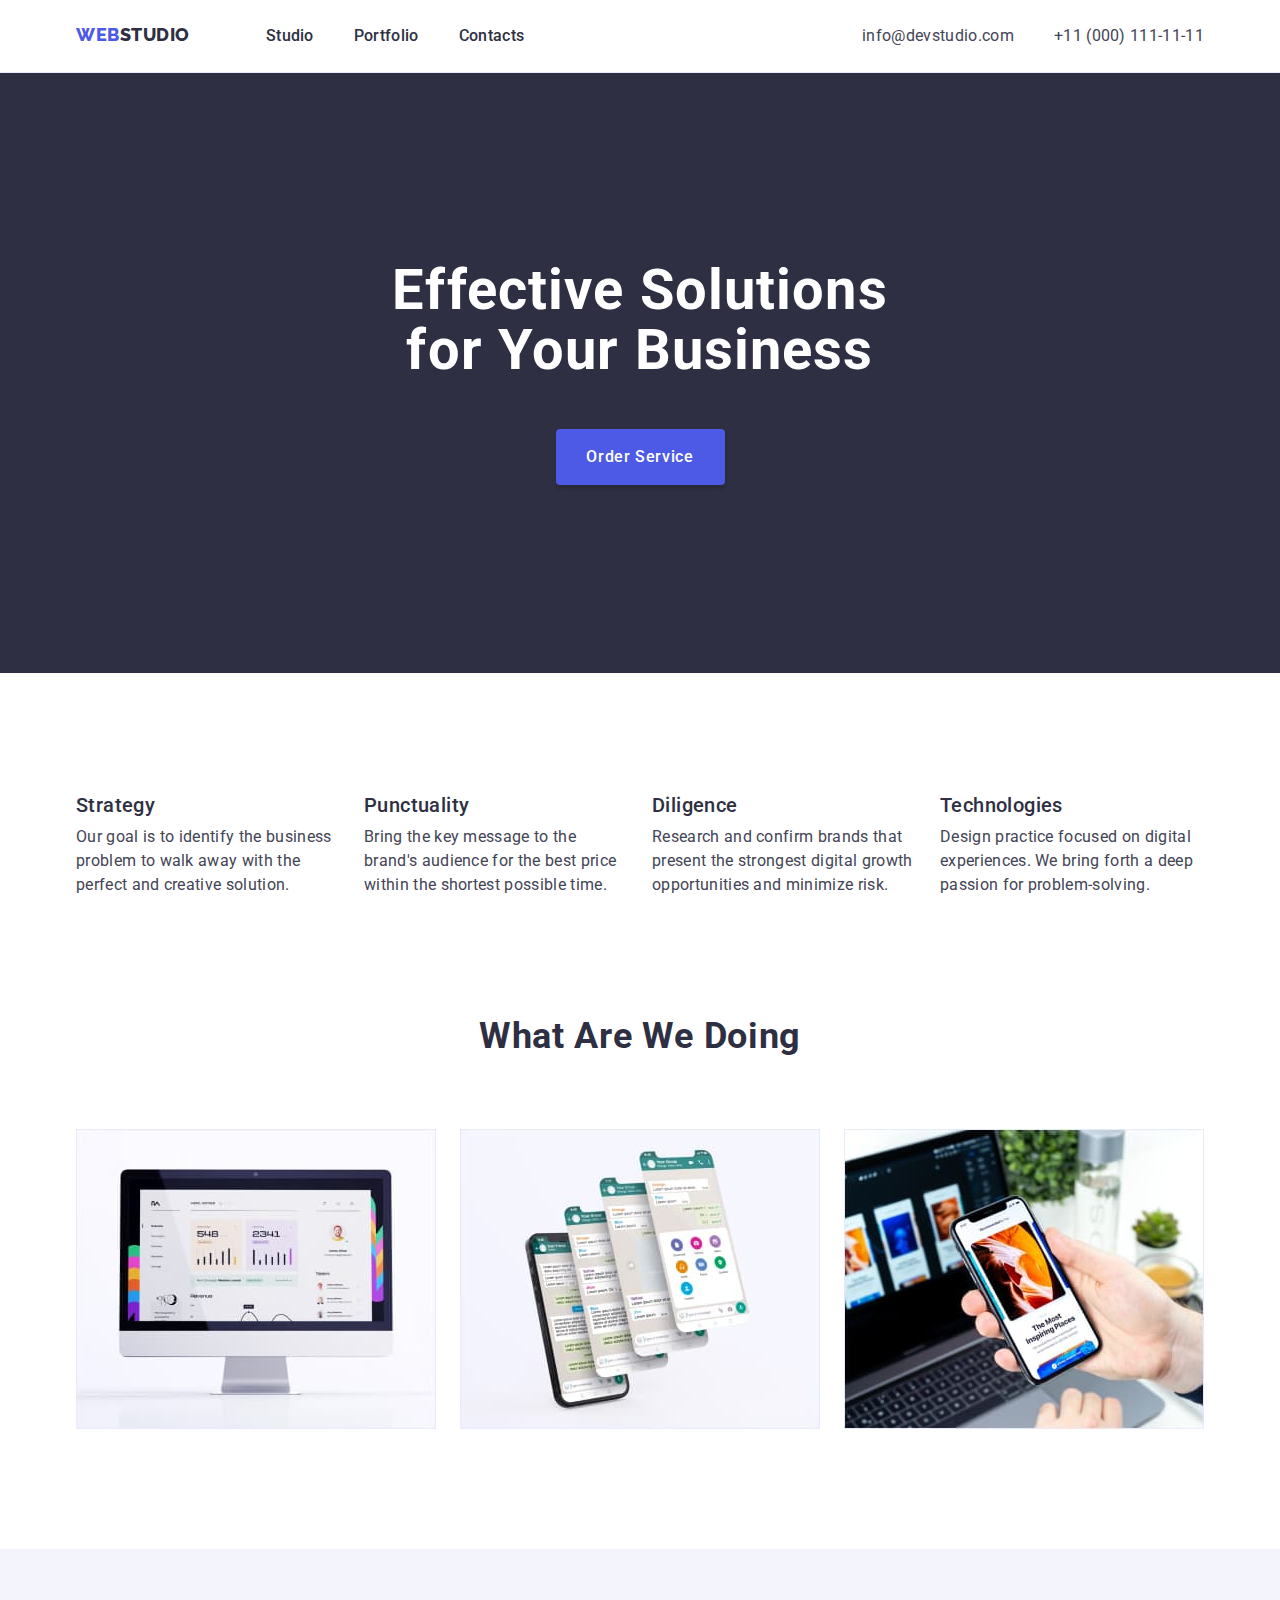
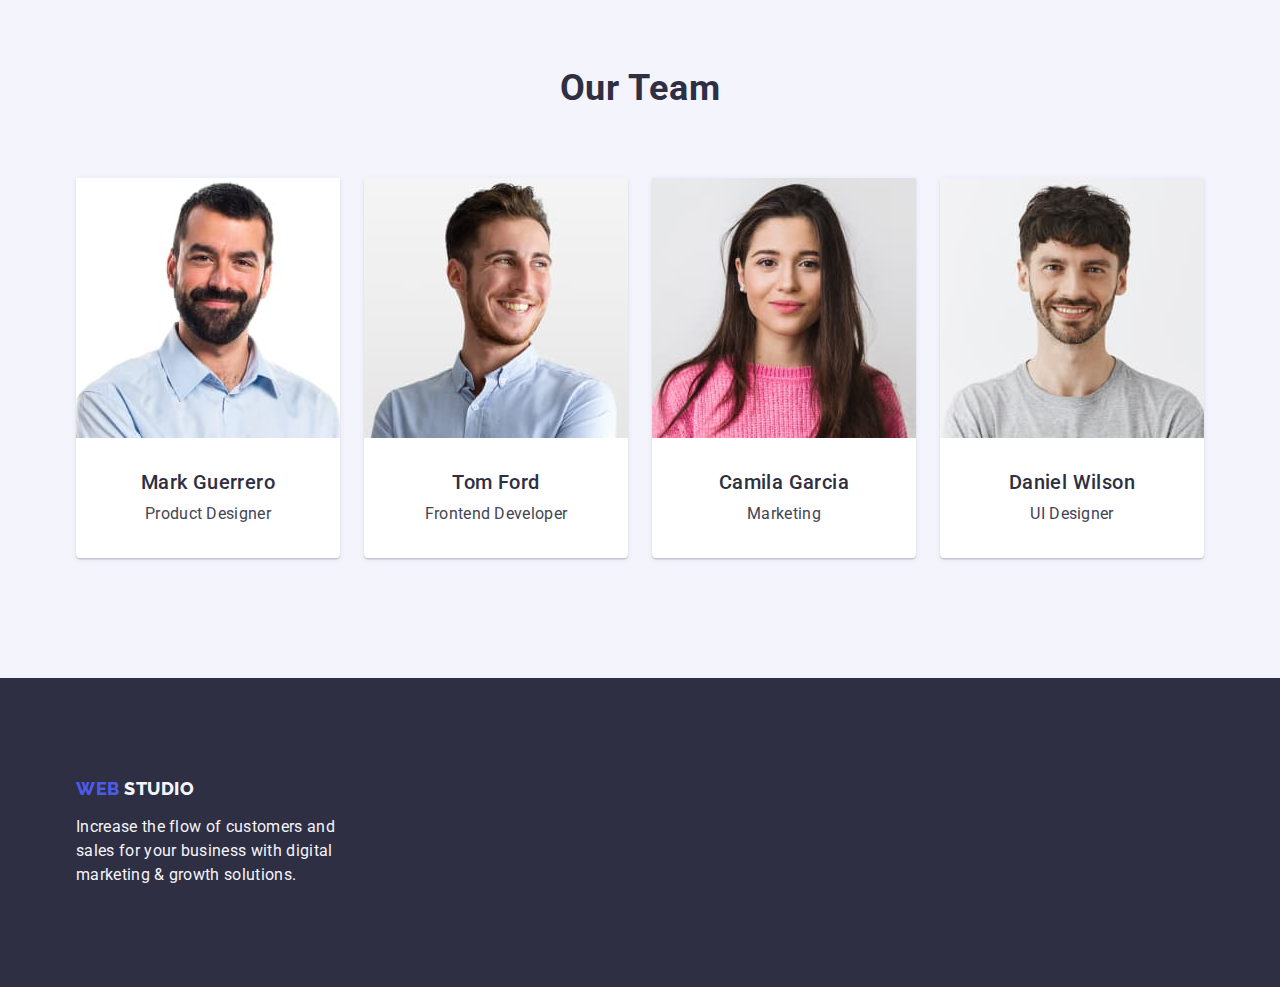
<file: index.html>
<!DOCTYPE html>
<html lang="en">
  <head>
    <meta charset="UTF-8" />
    <meta http-equiv="X-UA-Compatible" content="IE=edge" />
    <meta name="viewport" content="width=device-width, initial-scale=1.0" />
    <title>WebStudio</title>
    <link
      rel="stylesheet"
      href="https://cdn.jsdelivr.net/npm/modern-normalize@1.1.0/modern-normalize.min.css"
    />
    <link rel="preconnect" href="https://fonts.googleapis.com" />
    <link rel="preconnect" href="https://fonts.gstatic.com" crossorigin />
    <link
      href="https://fonts.googleapis.com/css2?family=Raleway:wght@800&family=Roboto:wght@400;500;700;900&display=swap"
      rel="stylesheet"
    />
    <link rel="stylesheet" href="./css/styles.css" />
  </head>
  <body>
    <header class="header-section">
      <div class="container header-box">
        <nav class="navigation">
          <a class="link logotype" href="./index.html"
            >Web<span class="logotype-studio-up">Studio</span></a
          >
          <ul class="navigation-list list">
            <li class="navigation-item">
              <a class="link navigation-link" href="./index.html">Studio</a>
            </li>
            <li class="navigation-item">
              <a class="link navigation-link" href="./portfolio.html"
                >Portfolio</a
              >
            </li>
            <li class="navigation-item">
              <a class="link navigation-link" href="">Contacts</a>
            </li>
          </ul>
        </nav>
        <address class="address">
          <ul class="address-list list">
            <li class="address-item">
              <a class="link address-link" href="mailto:info@devstudio.com"
                >info@devstudio.com</a
              >
            </li>
            <li class="address-item">
              <a class="link address-link" href="tel:+110001111111"
                >+11 (000) 111-11-11</a
              >
            </li>
          </ul>
        </address>
      </div>
    </header>
    <main>
      <section class="hero">
        <div class="container">
          <h1 class="hero-title">Effective Solutions for Your Business</h1>
          <button type="button" class="hero-button">Order Service</button>
        </div>
      </section>
      <section class="values section">
        <div class="container">
          <h2 class="chapter-title visually-hidden">Our values</h2>
          <ul class="values-list list">
            <li class="values-item">
              <h3 class="chapter-subtitle">Strategy</h3>
              <p class="chapter-text">
                Our goal is to identify the business problem to walk away with
                the perfect and creative solution.
              </p>
            </li>
            <li class="values-item">
              <h3 class="chapter-subtitle">Punctuality</h3>
              <p class="chapter-text">
                Bring the key message to the brand's audience for the best price
                within the shortest possible time.
              </p>
            </li>
            <li class="values-item">
              <h3 class="chapter-subtitle">Diligence</h3>
              <p class="chapter-text">
                Research and confirm brands that present the strongest digital
                growth opportunities and minimize risk.
              </p>
            </li>
            <li class="values-item">
              <h3 class="chapter-subtitle">Technologies</h3>
              <p class="chapter-text">
                Design practice focused on digital experiences. We bring forth a
                deep passion for problem-solving.
              </p>
            </li>
          </ul>
        </div>
      </section>
      <section class="activity section">
        <div class="container">
          <h2 class="chapter-title activity-chapter-margin">
            What are we doing
          </h2>
          <ul class="activity-list list">
            <li class="activity-item">
              <img
                src="./images/main-page-images/img-1.jpg"
                alt="a white monitor"
                width="360"
                height="300"
              />
            </li>
            <li class="activity-item">
              <img
                src="./images/main-page-images/img-2.jpg"
                alt="a mobile phone"
                width="360"
                height="300"
              />
            </li>
            <li class="activity-item">
              <img
                src="./images/main-page-images/img-3.jpg"
                alt="a mobile phone and a laptop"
                width="360"
                height="300"
              />
            </li>
          </ul>
        </div>
      </section>
      <section class="team section">
        <div class="container">
          <h2 class="chapter-title team-chapter-margin">Our Team</h2>
          <ul class="team-list list">
            <li class="team-item">
              <img
                src="./images/main-page-images/person-1.jpg"
                alt="photo of Mark Guerrero"
                width="264"
                height="260"
              />
              <div class="box-team">
                <h3 class="chapter-subtitle team-subtitle">Mark Guerrero</h3>
                <p class="chapter-text">Product Designer</p>
              </div>
            </li>
            <li class="team-item">
              <img
                src="./images/main-page-images/person-2.jpg"
                alt="photo of Tom Ford"
                width="264"
                height="260"
              />
              <div class="box-team">
                <h3 class="chapter-subtitle team-subtitle">Tom Ford</h3>
                <p class="chapter-text">Frontend Developer</p>
              </div>
            </li>
            <li class="team-item">
              <img
                src="./images/main-page-images/person-3.jpg"
                alt="photo of Camila Garcia"
                width="264"
                height="260"
              />
              <div class="box-team">
                <h3 class="chapter-subtitle team-subtitle">Camila Garcia</h3>
                <p class="chapter-text">Marketing</p>
              </div>
            </li>
            <li class="team-item">
              <img
                src="./images/main-page-images/person-4.jpg"
                alt="photo of Daniel Wilson"
                width="264"
                height="260"
              />
              <div class="box-team">
                <h3 class="chapter-subtitle team-subtitle">Daniel Wilson</h3>
                <p class="chapter-text">UI Designer</p>
              </div>
            </li>
          </ul>
        </div>
      </section>
    </main>
    <footer class="page-end">
      <div class="container">
        <a class="logotype link" href="./index.html">
          Web
          <span class="logotype-studio-down">Studio</span>
        </a>
        <p class="page-end-text">
          Increase the flow of customers and sales for your business with
          digital marketing & growth solutions.
        </p>
      </div>
    </footer>
  </body>
</html>
</file>
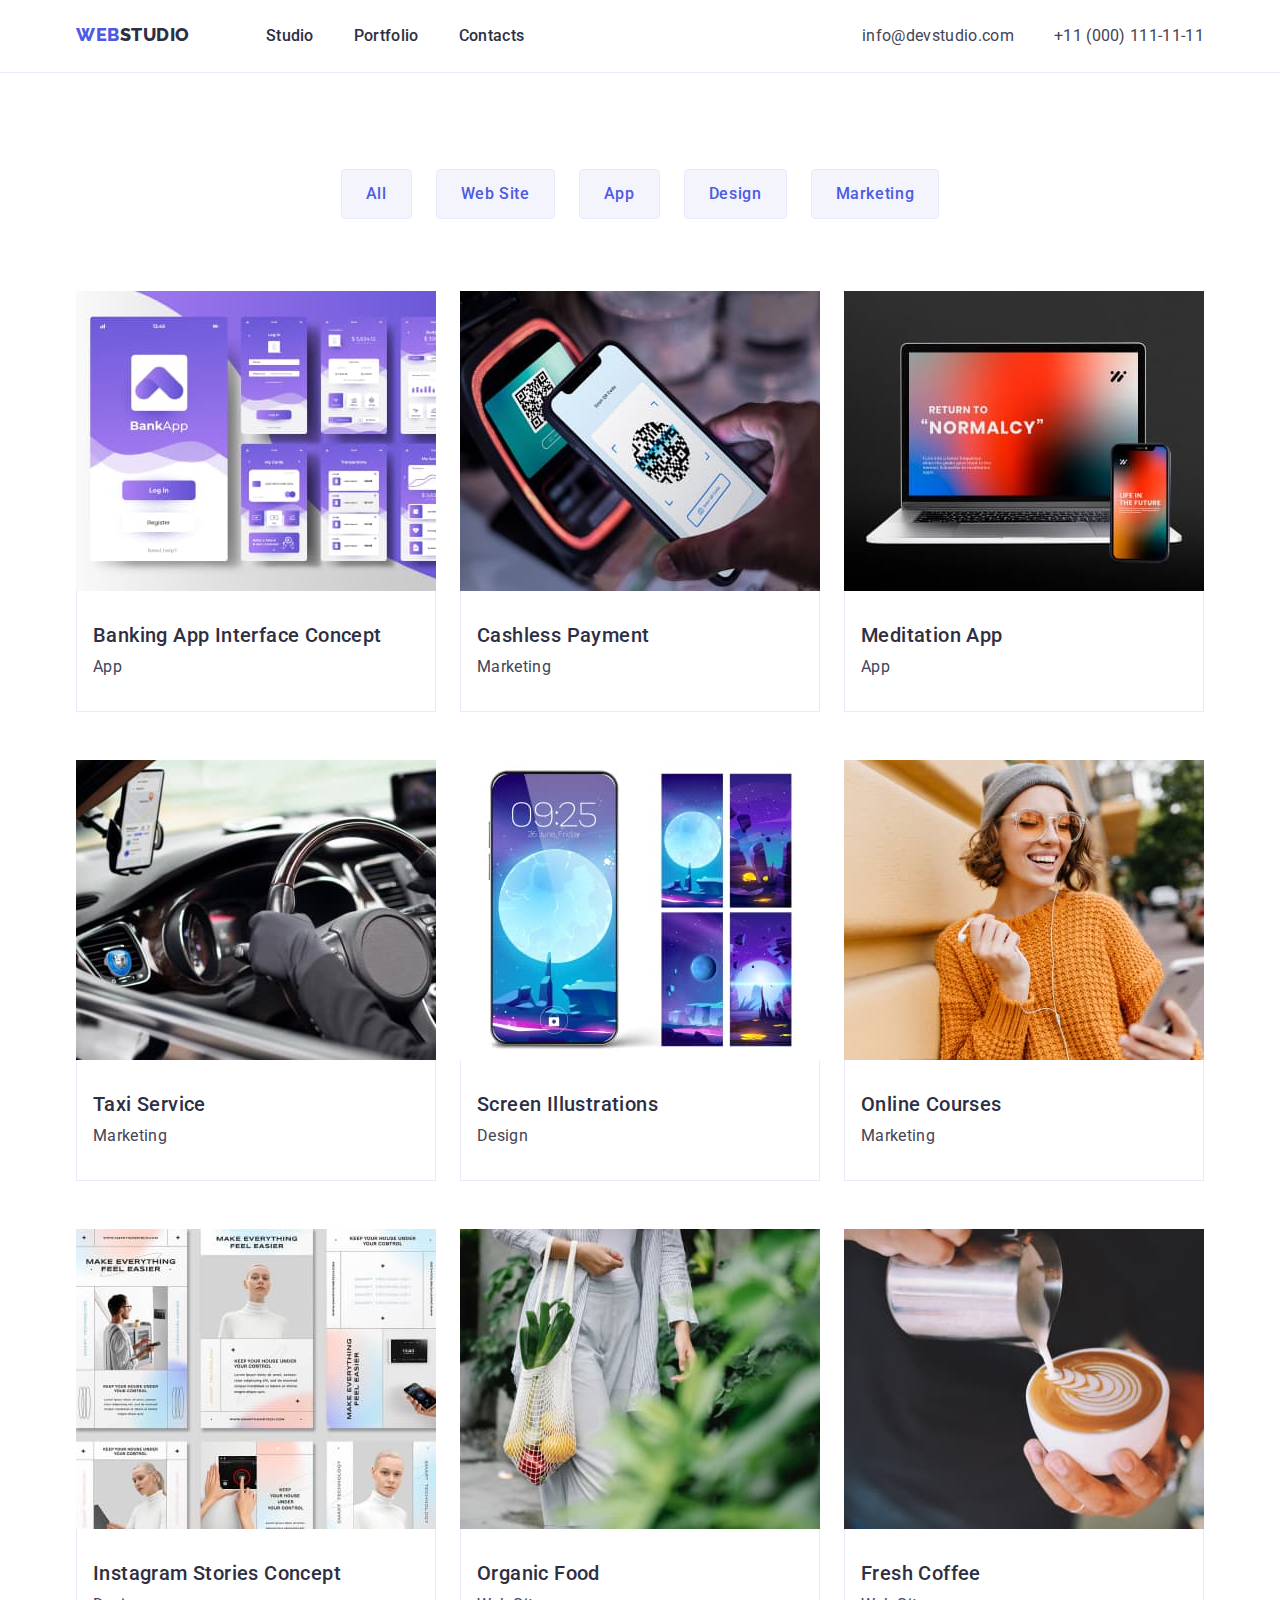
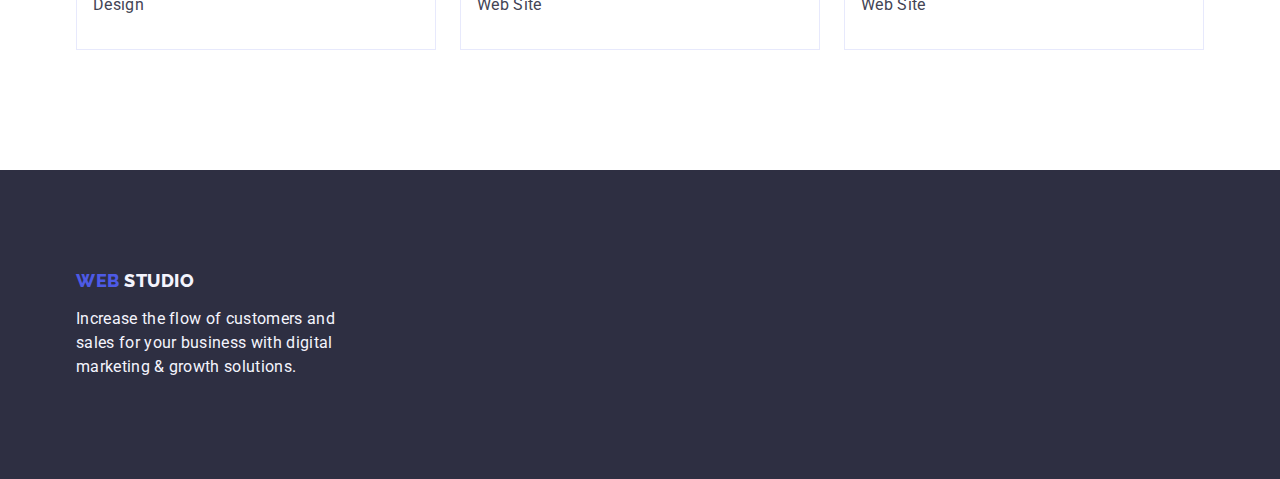
<file: portfolio.html>
<!DOCTYPE html>
<html lang="en">
  <head>
    <meta charset="UTF-8" />
    <meta http-equiv="X-UA-Compatible" content="IE=edge" />
    <meta name="viewport" content="width=device-width, initial-scale=1.0" />
    <title>Portfolio</title>
    <link
      rel="stylesheet"
      href="https://cdn.jsdelivr.net/npm/modern-normalize@1.1.0/modern-normalize.min.css"
    />
    <link rel="preconnect" href="https://fonts.googleapis.com" />
    <link rel="preconnect" href="https://fonts.gstatic.com" crossorigin />
    <link
      href="https://fonts.googleapis.com/css2?family=Raleway:wght@800&family=Roboto:wght@400;500;700;900&display=swap"
      rel="stylesheet"
    />
    <link rel="stylesheet" href="./css/styles.css" />
  </head>
  <body>
    <header class="header-section">
      <div class="container header-box">
        <nav class="navigation">
          <a class="logotype link" href="./index.html"
            >Web<span class="logotype-studio-up">Studio</span></a
          >
          <ul class="list navigation-list">
            <li>
              <a class="navigation-link link" href="./index.html">Studio</a>
            </li>
            <li>
              <a class="navigation-link link" href="./portfolio.html"
                >Portfolio</a
              >
            </li>
            <li><a class="navigation-link link" href="">Contacts</a></li>
          </ul>
        </nav>
        <address class="address">
          <ul class="address-list list">
            <li>
              <a class="address-link link" href="mailto:info@devstudio.com"
                >info@devstudio.com</a
              >
            </li>
            <li>
              <a class="address-link link" href="tel:+110001111111"
                >+11 (000) 111-11-11</a
              >
            </li>
          </ul>
        </address>
      </div>
    </header>
    <main>
      <section class="potrfolio-menu-section section">
        <div class="container">
          <h1 class="visually-hidden">Portfolio</h1>
          <ul class="menu-button-list list">
            <li><button class="menu-button" type="button">All</button></li>
            <li><button class="menu-button" type="button">Web Site</button></li>
            <li><button class="menu-button" type="button">App</button></li>
            <li><button class="menu-button" type="button">Design</button></li>
            <li>
              <button class="menu-button" type="button">Marketing</button>
            </li>
          </ul>
          <ul class="portfolio-list list">
            <li class="portfolio-menu-item">
              <a class="link" href="">
                <img
                  src="./images/portfolio-images/portfolio-banking-app-interface-concept.jpg"
                  alt="Interface of Banking App"
                  width="360"
                  height="300"
                />
                <div class="portfolio-text">
                  <h2 class="chapter-subtitle portfolio-menu-subtitle">
                    Banking App Interface Concept
                  </h2>
                  <p class="chapter-text">App</p>
                </div>
              </a>
            </li>
            <li class="portfolio-menu-item">
              <a class="link" href="">
                <img
                  src="./images/portfolio-images/portfolio-cashless-payment.jpg"
                  alt="Example of Cashless Payment"
                  width="360"
                  height="300"
                />
                <div class="portfolio-text">
                  <h2 class="chapter-subtitle portfolio-menu-subtitle">
                    Cashless Payment
                  </h2>
                  <p class="chapter-text">Marketing</p>
                </div>
              </a>
            </li>
            <li class="portfolio-menu-item">
              <a class="link" href="">
                <img
                  src="./images/portfolio-images/portfolio-meditation-app.jpg"
                  alt="A laptop and a mobile phone"
                  width="360"
                  height="300"
                />
                <div class="portfolio-text">
                  <h2 class="chapter-subtitle portfolio-menu-subtitle">
                    Meditation App
                  </h2>
                  <p class="chapter-text">App</p>
                </div>
              </a>
            </li>
            <li class="portfolio-menu-item">
              <a class="link" href="">
                <img
                  src="./images/portfolio-images/portfolio-taxi-service.jpg"
                  alt="a car dashboard, a steering wheel and mobile phone"
                  width="360"
                  height="300"
                />
                <div class="portfolio-text">
                  <h2 class="chapter-subtitle portfolio-menu-subtitle">
                    Taxi Service
                  </h2>
                  <p class="chapter-text">Marketing</p>
                </div>
              </a>
            </li>
            <li class="portfolio-menu-item">
              <a class="link" href="">
                <img
                  src="./images/portfolio-images/portfolio-screen-illustrations.jpg"
                  alt="different types of mobile phone's screen"
                  width="360"
                  height="300"
                />
                <div class="portfolio-text">
                  <h2 class="chapter-subtitle portfolio-menu-subtitle">
                    Screen Illustrations
                  </h2>
                  <p class="chapter-text">Design</p>
                </div>
              </a>
            </li>
            <li class="portfolio-menu-item">
              <a class="link" href="">
                <img
                  src="./images/portfolio-images/portfolio-online-courses.jpg"
                  alt="A happy girl in orange sweater with a mobile phone"
                  width="360"
                  height="300"
                />
                <div class="portfolio-text">
                  <h2 class="chapter-subtitle portfolio-menu-subtitle">
                    Online Courses
                  </h2>
                  <p class="chapter-text">Marketing</p>
                </div>
              </a>
            </li>
            <li class="portfolio-menu-item">
              <a class="link" href="">
                <img
                  src="./images/portfolio-images/portfolio-instagram-stories-concept.jpg"
                  alt="example of instagram story"
                  width="360"
                  height="300"
                />
                <div class="portfolio-text">
                  <h2 class="chapter-subtitle portfolio-menu-subtitle">
                    Instagram Stories Concept
                  </h2>
                  <p class="chapter-text">Design</p>
                </div>
              </a>
            </li>
            <li class="portfolio-menu-item">
              <a class="link" href="">
                <img
                  src="./images/portfolio-images/portfolio-organic-food.jpg"
                  alt="a girl with fruits and vegetables"
                  width="360"
                  height="300"
                />
                <div class="portfolio-text">
                  <h2 class="chapter-subtitle portfolio-menu-subtitle">
                    Organic Food
                  </h2>
                  <p class="chapter-text">Web Site</p>
                </div>
              </a>
            </li>
            <li class="portfolio-menu-item">
              <a class="link" href="">
                <img
                  src="./images/portfolio-images/portfolio-fresh-coffee.jpg"
                  alt="a cup of coffee with milk"
                  width="360"
                  height="300"
                />
                <div class="portfolio-text">
                  <h2 class="chapter-subtitle portfolio-menu-subtitle">
                    Fresh Coffee
                  </h2>
                  <p class="chapter-text">Web Site</p>
                </div>
              </a>
            </li>
          </ul>
        </div>
      </section>
    </main>
    <footer class="page-end">
      <div class="container">
        <a class="logotype link" href="./index.html"
          >Web <span class="logotype-studio-down">Studio</span></a
        >
        <p class="page-end-text">
          Increase the flow of customers and sales for your business with
          digital marketing & growth solutions.
        </p>
      </div>
    </footer>
  </body>
</html>
</file>
<file: css/styles.css>
:root {
  --primary-background-color: #ffffff;
  --secondary-background-color: #2e2f42;
  --tretiary-background-color: #f4f4fd;
  --primary-color: #2e2f42;
  --secondary-color: #434455;
  --tretiary-color: #f4f4fd;
  --logo-web-color: #4d5ae5;
  --logo-studio-up-color: #2e2f42;
  --logo-studio-down-color: #f4f4fd;
  --hero-title-color: #ffffff;
  --primary-botton-color: #ffffff;
  --secondary-botton-color: #4d5ae5;
  --active-link-color: #404bbf;
  --item-gap: 24px;
  --head-paragraph-gap: 8px;
}

h1,
h2,
h3,
h4,
h5,
h6,
p {
  margin-top: 0;
  margin-bottom: 0;
}

ul {
  margin-top: 0;
  margin-bottom: 0;
  padding-left: 0;
}

img {
  display: block;
}

.list {
  list-style: none;
}

.link {
  text-decoration: none;
}

.container {
  width: 1158px;
  padding-left: 15px;
  padding-right: 15px;
  margin: 0 auto;
  /* border: 2px solid red; */
}

.visually-hidden {
  position: absolute;
  width: 1px;
  height: 1px;
  margin: -1px;
  border: 0;
  padding: 0;
  white-space: nowrap;
  clip-path: inset(100%);
  clip: rect(0 0 0 0);
  overflow: hidden;
}

body {
  font-family: "Roboto", sans-serif;
  color: var(--primary-color);
  background-color: var(--primary-background-color);
}

/* ====================COMPONENTS==================== */

.chapter-title {
  font-size: 36px;
  line-height: 1.11;
  text-align: center;
  letter-spacing: 0.02em;
  text-transform: capitalize;
}

.chapter-subtitle {
  font-weight: 500;
  font-size: 20px;
  line-height: 1.2;
  letter-spacing: 0.02em;
  color: var(--primary-color);
  margin-bottom: var(--head-paragraph-gap);
}
.chapter-text {
  font-size: 16px;
  line-height: 1.5;
  letter-spacing: 0.02em;
  color: var(--secondary-color);
}

.section {
  padding-bottom: 120px;
}

.section-bottom-padding {
  padding-bottom: 120px;
}

/* ====================LOGOTYPE==================== */

.logotype {
  font-family: "Raleway", sans-serif;
  font-weight: 800;
  font-size: 18px;
  line-height: 1.17;
  align-items: center;
  letter-spacing: 0.03em;
  text-transform: uppercase;
  color: var(--logo-web-color);
}

.logotype-studio-up {
  color: var(--logo-studio-up-color);
}

.logotype-studio-down {
  color: var(--logo-studio-down-color);
}

/* ====================HEADER==================== */
.header-box {
  display: flex;
}

.navigation {
  display: flex;
  gap: 76px;
}

.navigation-list {
  display: flex;
  gap: 40px;
}

.navigation-link {
  font-weight: 500;
  font-size: 16px;
  line-height: 1.5;
  letter-spacing: 0.02em;
  color: var(--primary-color);
}

.navigation-link:hover,
.navigation-link:focus {
  font-weight: 500;
  font-size: 16px;
  line-height: 1.5;
  letter-spacing: 0.02em;
  color: var(--active-link-color);
}

.address {
  font-style: normal;
  margin-left: auto;
}

.address-list {
  display: flex;
  gap: 40px;
}

.address-link {
  font-size: 16px;
  line-height: 1.5;
  letter-spacing: 0.02em;
  color: var(--secondary-color);
}

.address-link:hover,
.address-link:focus {
  color: var(--active-link-color);
}

.header-section {
  padding: 24px 0;
  border-bottom-width: 1px;
  border-bottom-style: solid;
  border-bottom-color: #e7e9fc;
}

/* ====================HERO==================== */
.hero {
  background-color: var(--secondary-background-color);
  padding: 188px 0;
}

.hero-title {
  font-size: 56px;
  line-height: 1.07;
  text-align: center;
  letter-spacing: 0.02em;
  color: var(--hero-title-color);
  width: 496px;
  margin: 0 auto 48px;
}
.hero-button {
  font-family: "Roboto", sans-serif;
  font-weight: 500;
  font-size: 16px;
  line-height: 1.5;
  align-items: center;
  letter-spacing: 0.04em;
  color: var(--primary-botton-color);
  background-color: var(--secondary-botton-color);
  box-shadow: 0px 4px 4px rgba(0, 0, 0, 0.15);
  border: none;
  border-radius: 4px;
  cursor: pointer;
  width: 169px;
  height: 56px;
  margin-top: 48px;
  display: block;
  margin: 0 auto;
}

.hero-button:hover,
.hero-button:focus {
  background: var(--active-link-color);
}

/* ====================VALUES==================== */

.values {
  padding-top: 120px;
}

.values-list {
  display: flex;
}

.values-item {
  flex-basis: calc(100% / 4);
}

.values-item:not(:first-child) {
  margin-left: var(--item-gap);
}

/* ====================ACTIVITY==================== */

.activity-chapter-margin {
  margin-bottom: 72px;
}

.activity-list {
  display: flex;
}

.activity-item {
  flex-basis: calc(100% / 3);
}

.activity-item:not(:first-child) {
  margin-left: var(--item-gap);
}

/* ====================OUR TEAM==================== */

.team {
  background-color: var(--tretiary-background-color);
  padding-top: 120px;
}

.box-team {
  text-align: center;
  padding: 32px 16px;
}

.team-item {
  background-color: var(--primary-background-color);
  box-shadow: 0px 1px 6px rgba(46, 47, 66, 0.08),
    0px 1px 1px rgba(46, 47, 66, 0.16), 0px 2px 1px rgba(46, 47, 66, 0.08);
  border-radius: 0px 0px 4px 4px;
}

.team-chapter-margin {
  margin-bottom: 69px;
}

.team-list {
  display: flex;
}

.team-item {
  flex-basis: calc(100% / 4);
}

.team-item:not(:first-child) {
  margin-left: var(--item-gap);
}

/* ====================PORTFOLIO==================== */

.portfolio-list {
  display: flex;
  flex-wrap: wrap;
}

.portfolio-menu-item {
  flex-basis: calc(100% / 3 - var(--item-gap));
}

.portfolio-menu-item:not(:nth-child(3n + 1)) {
  margin-left: var(--item-gap);
}

.portfolio-menu-item:not(:nth-child(-n + 3)) {
  margin-top: calc(2 * var(--item-gap));
}

.portfolio-text {
  border: 1px solid #e7e9fc;
}

.portfolio-text {
  border-top: none;
}

.portfolio-text {
  padding-top: 32px;
  padding-bottom: 32px;
  padding-left: 16px;
}

.menu-button {
  font-family: "Roboto", sans-serif;
  font-weight: 500;
  font-size: 16px;
  line-height: 1.5;
  align-items: center;
  text-align: center;
  letter-spacing: 0.04em;
  color: var(--secondary-botton-color);
  background-color: var(--tretiary-background-color);
  border: 1px solid #e7e9fc;
  border-radius: 4px;
  cursor: pointer;
  padding: 12px 24px;
}

.menu-button:hover,
.menu-button:focus {
  color: var(--primary-botton-color);
  background-color: var(--active-link-color);
  box-shadow: 0px 3px 1px rgba(0, 0, 0, 0.1), 0px 2px 1px rgba(0, 0, 0, 0.08),
    0px 2px 2px rgba(0, 0, 0, 0.12);
  border: none;
  border-radius: 4px;
}

.menu-button-list {
  margin-bottom: 72px;
  display: flex;
  justify-content: center;
  gap: 24px;
}

.potrfolio-menu-section {
  padding-top: 96px;
}

/* ====================FOOTER==================== */
.page-end {
  background-color: var(--secondary-background-color);
  padding-top: 100px;
  padding-bottom: 100px;
}

.page-end-text {
  font-size: 16px;
  line-height: 1.5;
  letter-spacing: 0.02em;
  color: var(--tretiary-color);
  width: 264px;
  margin-top: 16px;
}
</file>
